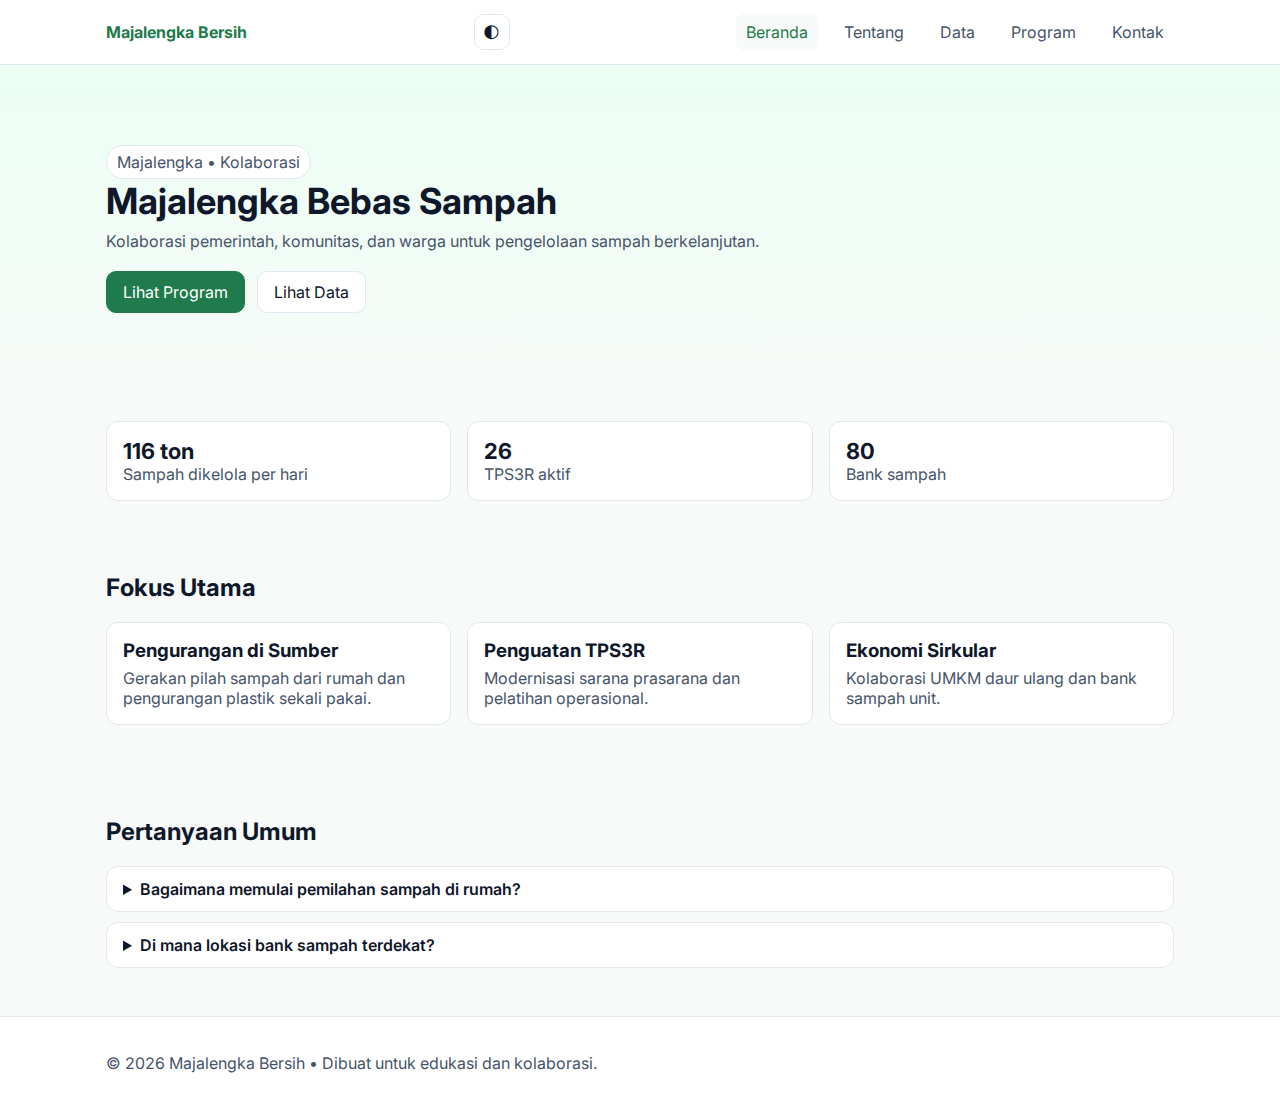
<file: index.html>
<!doctype html>
<html lang="id">
<head>
  <meta charset="utf-8">
  <meta name="viewport" content="width=device-width, initial-scale=1">
  <title>Sampah Kabupaten Majalengka</title>
  <meta name="description" content="Informasi, data, dan program pengelolaan sampah di Kabupaten Majalengka.">
  <link rel="icon" href="assets/favicon.svg" type="image/svg+xml">
  <link rel="stylesheet" href="assets/styles.css">
  <script defer src="assets/app.js"></script>
  <link rel="preconnect" href="https://fonts.googleapis.com">
  <link rel="preconnect" href="https://fonts.gstatic.com" crossorigin>
  <link href="https://fonts.googleapis.com/css2?family=Inter:wght@400;600;700&display=swap" rel="stylesheet">
  <meta name="theme-color" content="#1f7a4c">
  <meta property="og:title" content="Sampah Kabupaten Majalengka">
  <meta property="og:description" content="Portal informasi pengelolaan sampah Majalengka: data, program, dan edukasi.">
  <meta property="og:type" content="website">
  <meta property="og:image" content="assets/og-cover.svg">
</head>
<body>
  <header class="site-header">
    <div class="container">
      <a class="logo" href="/">Majalengka Bersih</a>
      <div class="row">
        <button class="theme-toggle" title="Tema" aria-label="Ganti tema">🌓</button>
        <button class="nav-toggle" aria-label="Buka menu" aria-expanded="false">☰</button>
      </div>
      <nav class="site-nav" aria-label="Navigasi utama">
        <a href="index.html" class="active">Beranda</a>
        <a href="tentang.html">Tentang</a>
        <a href="data.html">Data</a>
        <a href="program.html">Program</a>
        <a href="kontak.html">Kontak</a>
      </nav>
    </div>
  </header>

  <main>
    <section class="hero">
      <div class="container">
        <span class="pill">Majalengka • Kolaborasi</span>
        <h1>Majalengka Bebas Sampah</h1>
        <p>Kolaborasi pemerintah, komunitas, dan warga untuk pengelolaan sampah berkelanjutan.</p>
        <div class="cta-group">
          <a class="btn primary" href="program.html">Lihat Program</a>
          <a class="btn" href="data.html">Lihat Data</a>
        </div>
      </div>
    </section>

    <section class="stats">
      <div class="container grid-3">
        <div class="stat">
          <div class="stat-value" id="stat-ton">0 ton</div>
          <div class="stat-label">Sampah dikelola per hari</div>
        </div>
        <div class="stat">
          <div class="stat-value" id="stat-tps3r">0</div>
          <div class="stat-label">TPS3R aktif</div>
        </div>
        <div class="stat">
          <div class="stat-value" id="stat-bank">0</div>
          <div class="stat-label">Bank sampah</div>
        </div>
      </div>
    </section>

    <section class="highlights">
      <div class="container">
        <h2>Fokus Utama</h2>
        <div class="cards">
          <article class="card">
            <h3>Pengurangan di Sumber</h3>
            <p>Gerakan pilah sampah dari rumah dan pengurangan plastik sekali pakai.</p>
          </article>
          <article class="card">
            <h3>Penguatan TPS3R</h3>
            <p>Modernisasi sarana prasarana dan pelatihan operasional.</p>
          </article>
          <article class="card">
            <h3>Ekonomi Sirkular</h3>
            <p>Kolaborasi UMKM daur ulang dan bank sampah unit.</p>
          </article>
        </div>
      </div>
    </section>

    <section class="faq">
      <div class="container">
        <h2>Pertanyaan Umum</h2>
        <details>
          <summary>Bagaimana memulai pemilahan sampah di rumah?</summary>
          <p>Siapkan tiga wadah: organik, anorganik, dan residu. Cuci kemasan sebelum dibuang.</p>
        </details>
        <details>
          <summary>Di mana lokasi bank sampah terdekat?</summary>
          <p>Lihat peta dan daftar pada halaman Program atau hubungi kelurahan/desa.</p>
        </details>
      </div>
    </section>
  </main>

  <footer class="site-footer">
    <div class="container">
      <p>© <span id="year"></span> Majalengka Bersih • Dibuat untuk edukasi dan kolaborasi.</p>
    </div>
  </footer>
</body>
</html>
</file>
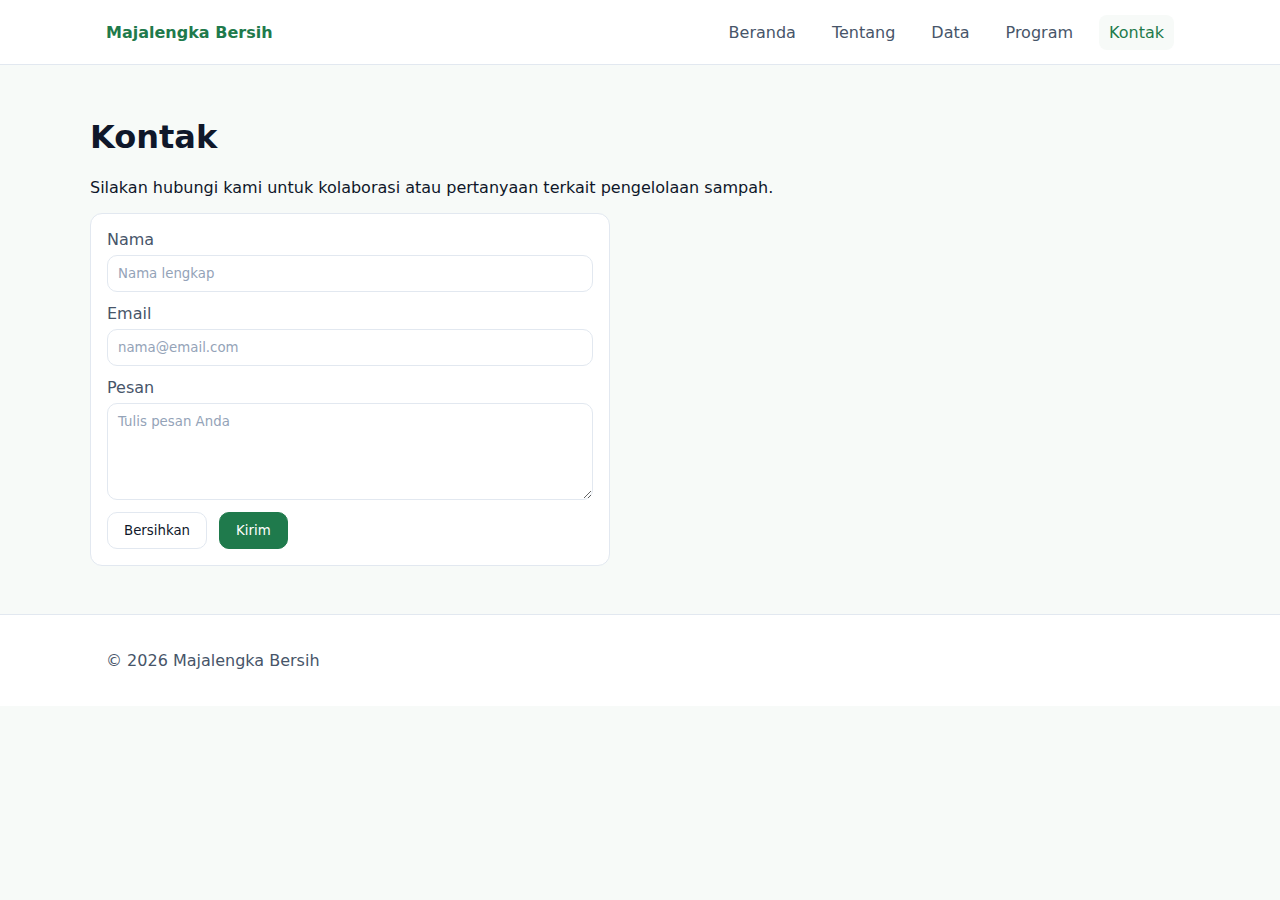
<file: kontak.html>
<!doctype html>
<html lang="id">
<head>
  <meta charset="utf-8">
  <meta name="viewport" content="width=device-width, initial-scale=1">
  <title>Kontak • Majalengka Bersih</title>
  <link rel="icon" href="assets/favicon.svg" type="image/svg+xml">
  <link rel="stylesheet" href="assets/styles.css">
  <script defer src="assets/app.js"></script>
</head>
<body>
  <header class="site-header">
    <div class="container">
      <a class="logo" href="/">Majalengka Bersih</a>
      <button class="nav-toggle" aria-label="Buka menu" aria-expanded="false">☰</button>
      <nav class="site-nav" aria-label="Navigasi utama">
        <a href="index.html">Beranda</a>
        <a href="tentang.html">Tentang</a>
        <a href="data.html">Data</a>
        <a href="program.html">Program</a>
        <a class="active" href="kontak.html">Kontak</a>
      </nav>
    </div>
  </header>

  <main class="container" style="padding:32px 0 48px">
    <h1>Kontak</h1>
    <p>Silakan hubungi kami untuk kolaborasi atau pertanyaan terkait pengelolaan sampah.</p>
    <form class="card" style="display:grid;gap:12px;max-width:520px" onsubmit="event.preventDefault();this.reset();alert('Terima kasih, pesan Anda telah dikirim (demo).');">
      <label>Nama<input required type="text" placeholder="Nama lengkap" style="width:100%"></label>
      <label>Email<input required type="email" placeholder="nama@email.com" style="width:100%"></label>
      <label>Pesan<textarea required rows="5" placeholder="Tulis pesan Anda" style="width:100%"></textarea></label>
      <div class="row">
        <button class="btn" type="reset">Bersihkan</button>
        <button class="btn primary" type="submit">Kirim</button>
      </div>
    </form>
  </main>

  <footer class="site-footer">
    <div class="container">
      <p>© <span id="year"></span> Majalengka Bersih</p>
    </div>
  </footer>
</body>
</html>
</file>
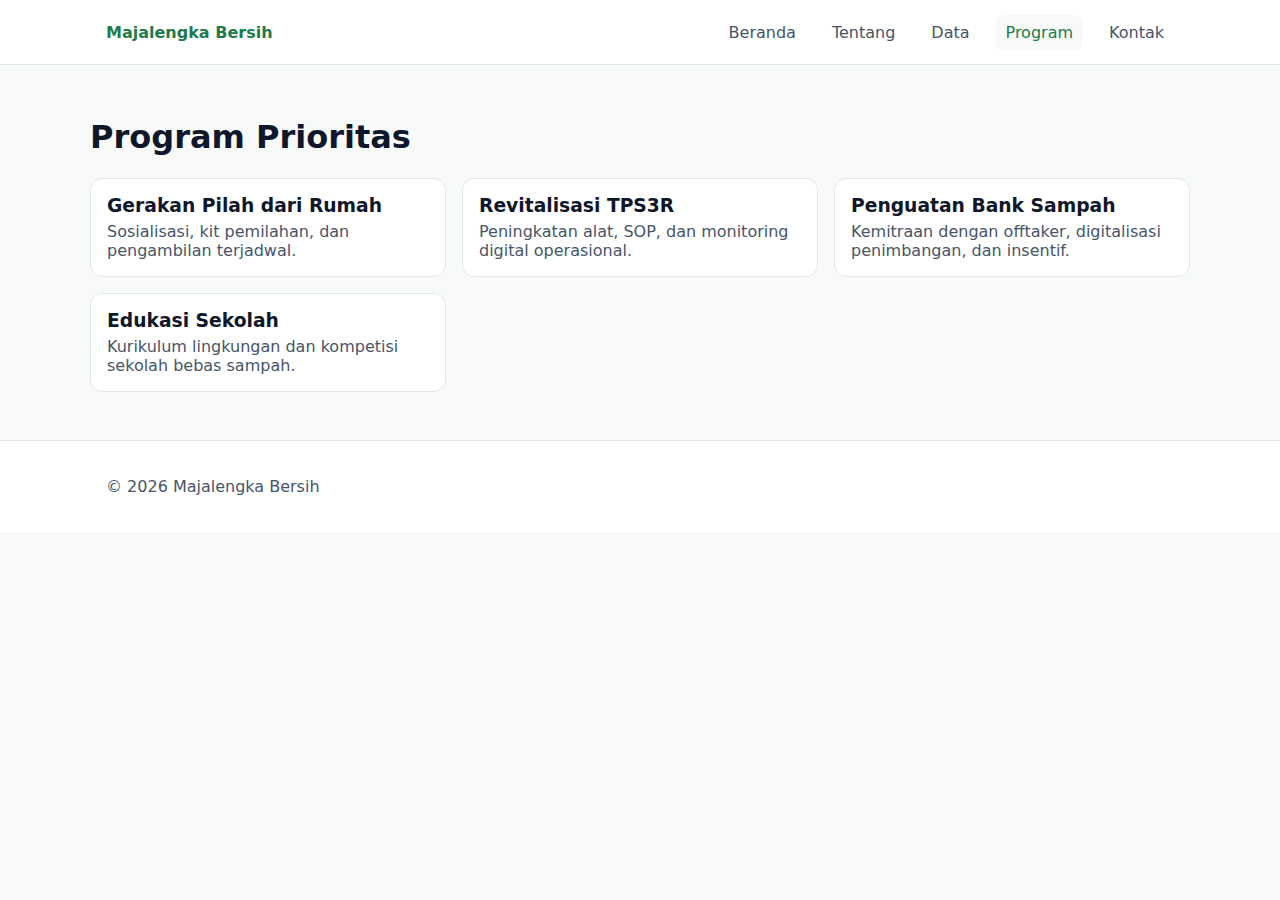
<file: program.html>
<!doctype html>
<html lang="id">
<head>
  <meta charset="utf-8">
  <meta name="viewport" content="width=device-width, initial-scale=1">
  <title>Program • Majalengka Bersih</title>
  <link rel="icon" href="assets/favicon.svg" type="image/svg+xml">
  <link rel="stylesheet" href="assets/styles.css">
  <script defer src="assets/app.js"></script>
</head>
<body>
  <header class="site-header">
    <div class="container">
      <a class="logo" href="/">Majalengka Bersih</a>
      <button class="nav-toggle" aria-label="Buka menu" aria-expanded="false">☰</button>
      <nav class="site-nav" aria-label="Navigasi utama">
        <a href="index.html">Beranda</a>
        <a href="tentang.html">Tentang</a>
        <a href="data.html">Data</a>
        <a class="active" href="program.html">Program</a>
        <a href="kontak.html">Kontak</a>
      </nav>
    </div>
  </header>

  <main class="container" style="padding:32px 0 48px">
    <h1>Program Prioritas</h1>
    <div class="cards">
      <article class="card">
        <h3>Gerakan Pilah dari Rumah</h3>
        <p>Sosialisasi, kit pemilahan, dan pengambilan terjadwal.</p>
      </article>
      <article class="card">
        <h3>Revitalisasi TPS3R</h3>
        <p>Peningkatan alat, SOP, dan monitoring digital operasional.</p>
      </article>
      <article class="card">
        <h3>Penguatan Bank Sampah</h3>
        <p>Kemitraan dengan offtaker, digitalisasi penimbangan, dan insentif.</p>
      </article>
      <article class="card">
        <h3>Edukasi Sekolah</h3>
        <p>Kurikulum lingkungan dan kompetisi sekolah bebas sampah.</p>
      </article>
    </div>
  </main>

  <footer class="site-footer">
    <div class="container">
      <p>© <span id="year"></span> Majalengka Bersih</p>
    </div>
  </footer>
</body>
</html>
</file>
<file: assets/styles.css>
/* Base styles */
:root{--bg:#f7faf8;--text:#0f172a;--muted:#475569;--primary:#1f7a4c;--primary-600:#186340;--ring:#9ae6b4;--card:#ffffff;--border:#e2e8f0;--shadow:0 6px 24px rgba(2,6,23,.08)}
[data-theme="dark"]{--bg:#0b1220;--text:#e2e8f0;--muted:#94a3b8;--primary:#22c55e;--primary-600:#16a34a;--ring:#16a34a66;--card:#0f172a;--border:#1f2937;--shadow:0 6px 24px rgba(0,0,0,.35)}
*{box-sizing:border-box}
html,body{margin:0;padding:0;font-family:Inter,system-ui,-apple-system,Segoe UI,Roboto,Ubuntu,Cantarell,Noto Sans,sans-serif;background:var(--bg);color:var(--text);}
body{transition:background-color .25s ease,color .25s ease}
.container{max-width:1100px;margin:0 auto;padding:0 16px}
a{color:inherit;text-decoration:none}
img{max-width:100%;display:block}
button,input,textarea,select{font-family:inherit;color:inherit}

/* Focus ring */
:where(a,button,input,textarea,select,summary):focus-visible{outline:2px solid var(--ring);outline-offset:2px;border-radius:10px}

/* Header */
.site-header{position:sticky;top:0;background:var(--card);border-bottom:1px solid var(--border);z-index:50;transition:box-shadow .2s ease,background-color .25s ease,border-color .25s ease}
.site-header.scrolled{box-shadow:var(--shadow)}
.site-header .container{display:flex;align-items:center;justify-content:space-between;height:64px}
.logo{font-weight:700;color:var(--primary)}
.site-nav{display:flex;gap:16px}
.site-nav a{padding:8px 10px;border-radius:8px;color:var(--muted)}
.site-nav a:hover,.site-nav a.active{background:var(--bg);color:var(--primary)}
.nav-toggle{display:none;background:transparent;border:0;font-size:22px}
.theme-toggle{display:inline-flex;align-items:center;justify-content:center;width:36px;height:36px;border-radius:10px;border:1px solid var(--border);background:transparent;font-size:16px}
.theme-toggle:hover{background:var(--bg)}

/* Hero */
.hero{padding:80px 0;background:linear-gradient(180deg,#ebfff4,transparent)}
[data-theme="dark"] .hero{background:linear-gradient(180deg,#052e1a,transparent)}
.hero h1{font-size:36px;margin:0 0 8px}
.hero p{margin:0 0 20px;color:var(--muted)}
.cta-group{display:flex;gap:12px}
.btn{display:inline-block;padding:10px 16px;border:1px solid var(--border);border-radius:10px;background:#fff}
.btn.primary{background:var(--primary);border-color:var(--primary);color:#fff}
.btn.primary:hover{background:var(--primary-600)}
[data-theme="dark"] .btn{background:var(--card)}

/* Stats */
.stats{padding:28px 0}
.grid-3{display:grid;gap:16px;grid-template-columns:repeat(3,1fr)}
.stat{background:var(--card);border:1px solid var(--border);border-radius:12px;padding:16px}
.stat-value{font-weight:700;font-size:22px}
.stat-label{color:var(--muted)}

/* Cards */
.highlights{padding:24px 0 48px}
.cards{display:grid;gap:16px;grid-template-columns:repeat(3,1fr)}
.card{background:var(--card);border:1px solid var(--border);border-radius:12px;padding:16px;transition:transform .15s ease,box-shadow .15s ease}
.card:hover{transform:translateY(-2px);box-shadow:var(--shadow)}
.card h3{margin:0 0 6px}
.card p{margin:0;color:var(--muted)}
.muted{color:var(--muted)}

/* FAQ */
.faq{padding:24px 0 48px}
details{background:var(--card);border:1px solid var(--border);border-radius:12px;padding:12px 16px}
details+details{margin-top:10px}
summary{cursor:pointer;font-weight:600}

/* Footer */
.site-footer{border-top:1px solid var(--border);padding:20px 0;color:var(--muted);background:var(--card)}

/* Forms */
label{display:grid;gap:6px;color:var(--muted)}
input,textarea,select{background:var(--card);border:1px solid var(--border);border-radius:10px;padding:10px}
input::placeholder,textarea::placeholder{color:#94a3b8}
button[type="submit"]{cursor:pointer}

/* Utilities */
.row{display:flex;gap:12px;align-items:center}
.pill{display:inline-flex;align-items:center;gap:8px;padding:6px 10px;border-radius:999px;border:1px solid var(--border);background:var(--card);color:var(--muted)}

/* Responsive */
@media (max-width: 768px){
  .grid-3{grid-template-columns:1fr}
  .cards{grid-template-columns:1fr}
  .nav-toggle{display:block}
  .site-nav{position:absolute;top:64px;left:0;right:0;background:var(--card);border-bottom:1px solid var(--border);display:none;flex-direction:column;padding:8px}
  .site-nav.open{display:flex}
}
</file>
